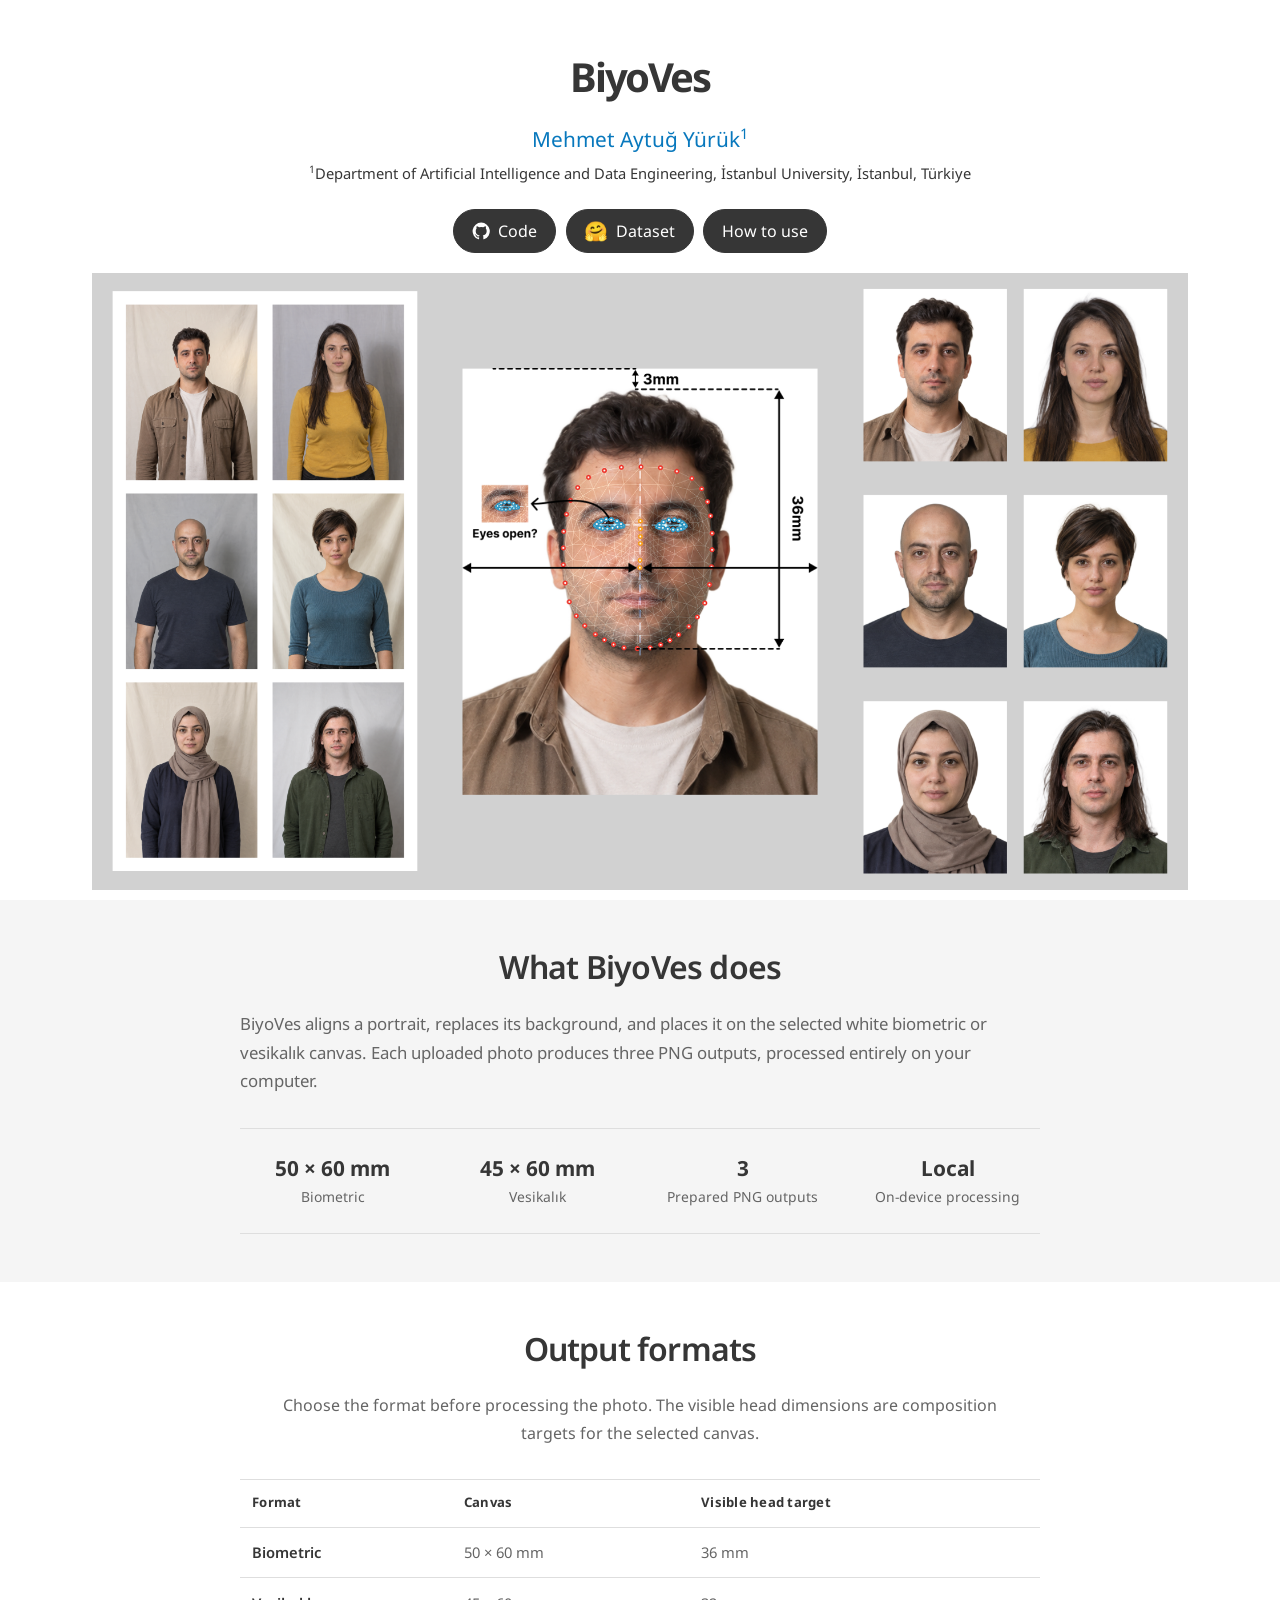
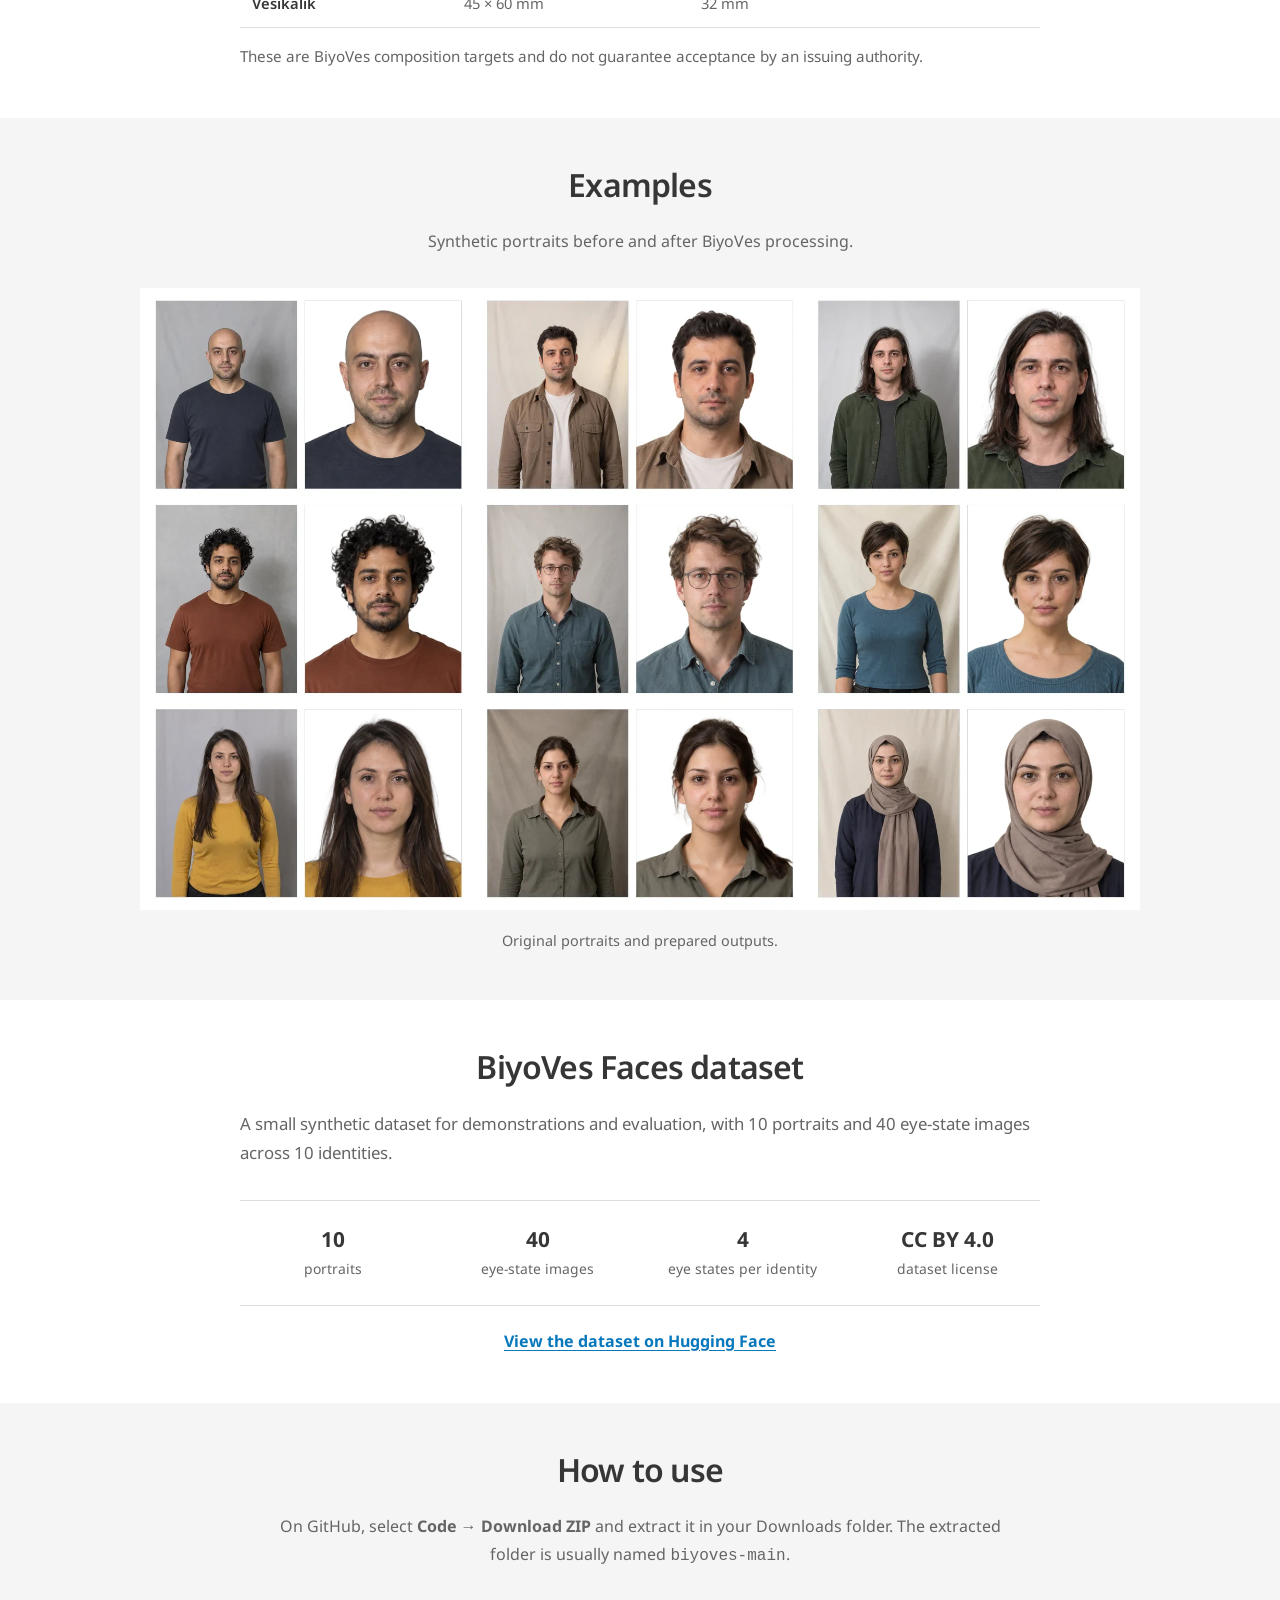
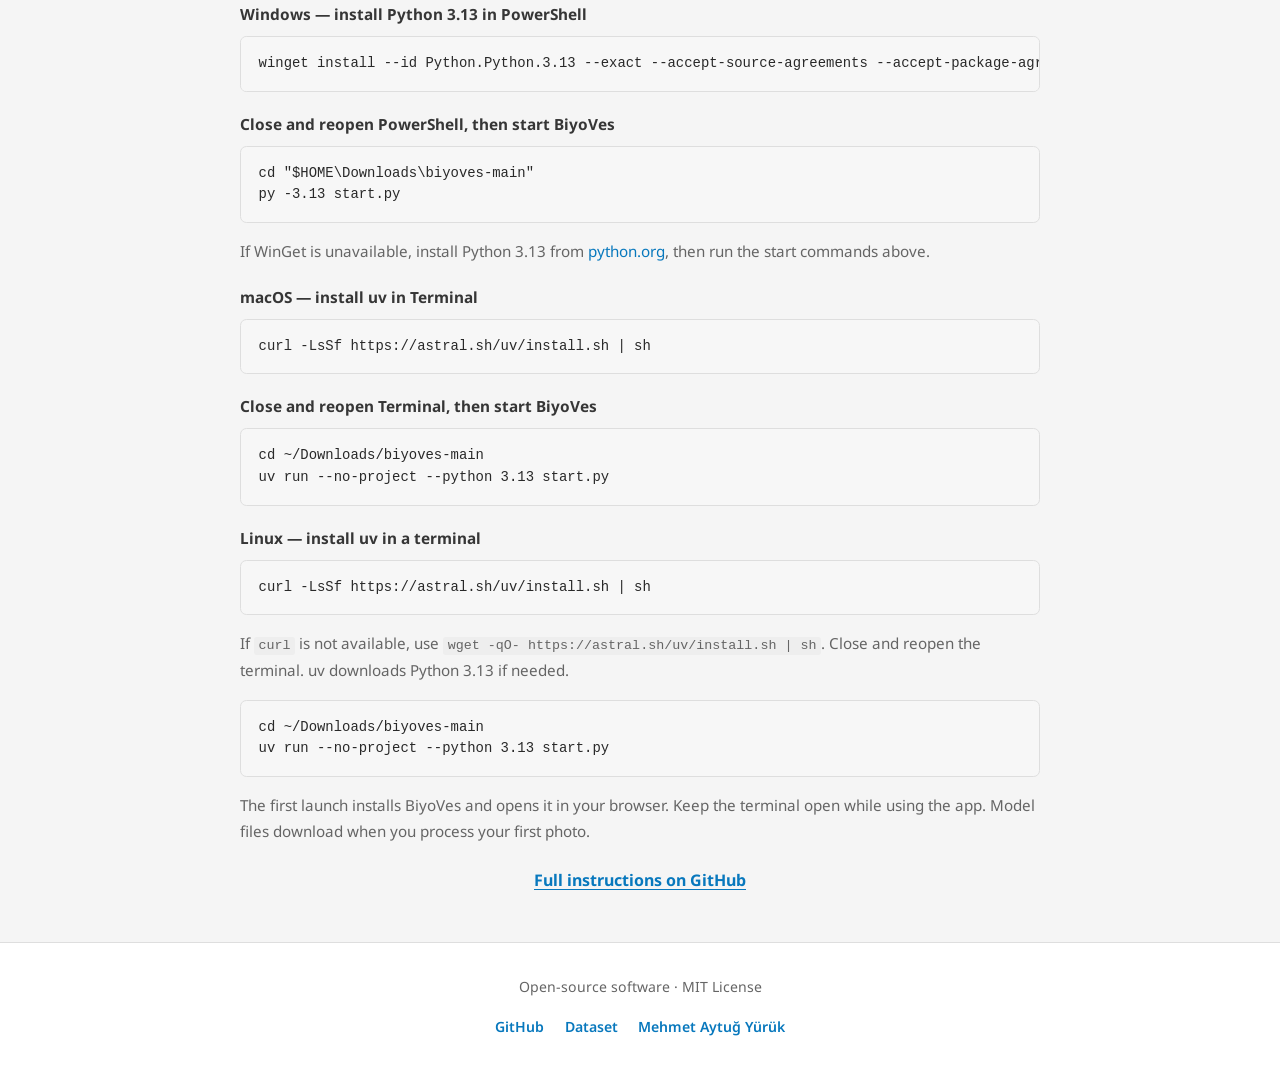
<file: site/index.html>
<!doctype html>
<html lang="en" dir="ltr">
  <head>
    <meta charset="utf-8">
    <meta name="viewport" content="width=device-width, initial-scale=1">
    <title>BiyoVes — Local biometric and vesikalık photo processing</title>
    <meta name="description" content="Prepare biometric and vesikalık portraits locally with BiyoVes, a free open-source app.">
    <meta name="author" content="Mehmet Aytuğ Yürük">
    <meta name="robots" content="index, follow, max-snippet:-1, max-image-preview:large, max-video-preview:-1">
    <link rel="canonical" href="https://mehmetaytugyuruk.github.io/biyoves/">
    <meta name="theme-color" content="#ffffff">
    <link rel="icon" type="image/svg+xml" href="assets/favicon.svg">

    <meta property="og:title" content="BiyoVes — Local biometric and vesikalık photo processing">
    <meta property="og:description" content="Prepare biometric and vesikalık portraits locally with BiyoVes, a free open-source app.">
    <meta property="og:type" content="website">
    <meta property="og:url" content="https://mehmetaytugyuruk.github.io/biyoves/">
    <meta property="og:image" content="https://mehmetaytugyuruk.github.io/biyoves/assets/images/overview.png">
    <meta property="og:image:width" content="1920">
    <meta property="og:image:height" content="1080">
    <meta property="og:image:alt" content="BiyoVes overview showing portrait inputs and prepared biometric and vesikalık outputs.">
    <meta property="og:locale" content="en_US">
    <meta property="og:site_name" content="BiyoVes">

    <meta name="twitter:card" content="summary_large_image">
    <meta name="twitter:title" content="BiyoVes — Local biometric and vesikalık photo processing">
    <meta name="twitter:description" content="Prepare biometric and vesikalık portraits locally with BiyoVes, a free open-source app.">
    <meta name="twitter:image" content="https://mehmetaytugyuruk.github.io/biyoves/assets/images/overview.png">

    <link rel="preconnect" href="https://fonts.googleapis.com">
    <link rel="preconnect" href="https://fonts.gstatic.com" crossorigin>
    <link href="https://fonts.googleapis.com/css2?family=Google+Sans:wght@400;500;600;700&amp;family=Noto+Sans:wght@400;500;600;700&amp;display=swap" rel="stylesheet">
    <link rel="stylesheet" href="assets/css/site.css?v=20261107-publication-alignment-2">

    <script type="application/ld+json">
    {
      "@context": "https://schema.org",
      "@type": "SoftwareApplication",
      "name": "BiyoVes",
      "applicationCategory": "MultimediaApplication",
      "url": "https://mehmetaytugyuruk.github.io/biyoves/",
      "codeRepository": "https://github.com/mehmetaytugyuruk/biyoves",
      "description": "Prepare biometric and vesikalık portraits locally with BiyoVes, a free open-source app.",
      "license": "https://opensource.org/license/mit",
      "inLanguage": "en"
    }
    </script>
  </head>
  <body>
    <a class="skip-link" href="#main-content">Skip to content</a>
    <main id="main-content" class="biyoves-page">
      <section class="publication-hero" aria-label="BiyoVes overview">
        <header class="publication-header container">
          <h1>BiyoVes</h1>
          <div class="publication-authors">
            <span class="author">Mehmet Aytuğ Yürük<sup>1</sup></span>
          </div>
          <div class="publication-affiliations">
            <span><sup>1</sup>Department of Artificial Intelligence and Data Engineering, İstanbul University, İstanbul, Türkiye</span>
          </div>
          <nav class="publication-links" aria-label="BiyoVes resources">
            <a class="resource-link" href="https://github.com/mehmetaytugyuruk/biyoves" target="_blank" rel="noopener noreferrer">
              <svg viewBox="0 0 24 24" aria-hidden="true" fill="currentColor"><path d="M12 .8a11.2 11.2 0 0 0-3.54 21.83c.56.1.77-.24.77-.54v-2.1c-3.12.68-3.78-1.32-3.78-1.32-.51-1.3-1.25-1.65-1.25-1.65-1.02-.7.08-.69.08-.69 1.13.08 1.72 1.16 1.72 1.16 1 .1.69 2.5 3.26 1.13.1-.72.39-1.21.71-1.49-2.49-.28-5.1-1.25-5.1-5.54 0-1.22.44-2.22 1.15-3-.12-.28-.5-1.42.11-2.95 0 0 .94-.3 3.08 1.15a10.7 10.7 0 0 1 5.6 0c2.14-1.45 3.07-1.15 3.07-1.15.62 1.53.23 2.67.12 2.95.72.78 1.15 1.78 1.15 3 0 4.3-2.62 5.26-5.12 5.54.4.35.76 1.03.76 2.08v2.88c0 .3.2.65.77.54A11.2 11.2 0 0 0 12 .8Z"/></svg>
              <span>Code</span>
            </a>
            <a class="resource-link" href="https://huggingface.co/datasets/mehmetaytugyuruk/biyoves-faces" target="_blank" rel="noopener noreferrer">
              <span class="huggingface-icon" aria-hidden="true">🤗</span><span>Dataset</span>
            </a>
            <a class="resource-link" href="#quick-start">How to use</a>
          </nav>
        </header>

        <section class="figure-section container" aria-label="BiyoVes overview image">
          <figure>
            <a href="assets/images/overview.png" aria-label="Open the BiyoVes overview image at full resolution">
              <img src="assets/images/overview.png" width="1920" height="1080" alt="BiyoVes turns a portrait into three white-background biometric or vesikalık photo outputs." fetchpriority="high">
            </a>
          </figure>
        </section>
      </section>

      <section class="section shaded" id="overview" aria-labelledby="overview-title">
        <div class="container container-narrow">
          <h2 id="overview-title">What BiyoVes does</h2>
          <p class="lead">BiyoVes aligns a portrait, replaces its background, and places it on the selected white biometric or vesikalık canvas. Each uploaded photo produces three PNG outputs, processed entirely on your computer.</p>
          <div class="facts" aria-label="BiyoVes at a glance">
            <div><strong>50 × 60 mm</strong><span>Biometric</span></div>
            <div><strong>45 × 60 mm</strong><span>Vesikalık</span></div>
            <div><strong>3</strong><span>Prepared PNG outputs</span></div>
            <div><strong>Local</strong><span>On-device processing</span></div>
          </div>
        </div>
      </section>

      <section class="section" id="formats" aria-labelledby="formats-title">
        <div class="container container-narrow">
          <h2 id="formats-title">Output formats</h2>
          <p class="section-intro">Choose the format before processing the photo. The visible head dimensions are composition targets for the selected canvas.</p>
          <div class="table-scroll">
            <table class="support-table">
              <thead>
                <tr>
                  <th scope="col">Format</th>
                  <th scope="col">Canvas</th>
                  <th scope="col">Visible head target</th>
                </tr>
              </thead>
              <tbody>
                <tr>
                  <th scope="row">Biometric</th>
                  <td>50 × 60 mm</td>
                  <td>36 mm</td>
                </tr>
                <tr>
                  <th scope="row">Vesikalık</th>
                  <td>45 × 60 mm</td>
                  <td>32 mm</td>
                </tr>
              </tbody>
            </table>
          </div>
          <p class="start-note">These are BiyoVes composition targets and do not guarantee acceptance by an issuing authority.</p>
        </div>
      </section>

      <section class="section shaded" id="examples" aria-labelledby="examples-title">
        <div class="container">
          <h2 id="examples-title">Examples</h2>
          <p class="section-intro">Synthetic portraits before and after BiyoVes processing.</p>
          <figure class="gallery">
            <a href="assets/images/showcase.webp" aria-label="Open the before-and-after portrait examples">
              <img src="assets/images/showcase.webp" width="1920" height="1194" alt="Nine synthetic portraits shown before and after BiyoVes processing." loading="lazy" decoding="async">
            </a>
            <figcaption>Original portraits and prepared outputs.</figcaption>
          </figure>
        </div>
      </section>

      <section class="section" id="dataset" aria-labelledby="dataset-title">
        <div class="container container-narrow">
          <h2 id="dataset-title">BiyoVes Faces dataset</h2>
          <p class="lead">A small synthetic dataset for demonstrations and evaluation, with 10 portraits and 40 eye-state images across 10 identities.</p>
          <div class="facts">
            <div><strong>10</strong><span>portraits</span></div>
            <div><strong>40</strong><span>eye-state images</span></div>
            <div><strong>4</strong><span>eye states per identity</span></div>
            <div><strong>CC BY 4.0</strong><span>dataset license</span></div>
          </div>
          <p class="centered"><a class="text-link" href="https://huggingface.co/datasets/mehmetaytugyuruk/biyoves-faces" target="_blank" rel="noopener noreferrer">View the dataset on Hugging Face</a></p>
        </div>
      </section>

      <section class="section shaded" id="quick-start" aria-labelledby="quick-start-title">
        <div class="container container-narrow">
          <h2 id="quick-start-title">How to use</h2>
          <p class="section-intro">On GitHub, select <strong>Code → Download ZIP</strong> and extract it in your Downloads folder. The extracted folder is usually named <code>biyoves-main</code>.</p>
          <p class="platform-label">Windows — install Python 3.13 in PowerShell</p>
          <pre><code>winget install --id Python.Python.3.13 --exact --accept-source-agreements --accept-package-agreements</code></pre>
          <p class="platform-label">Close and reopen PowerShell, then start BiyoVes</p>
          <pre><code>cd "$HOME\Downloads\biyoves-main"
py -3.13 start.py</code></pre>
          <p class="start-note">If WinGet is unavailable, install Python 3.13 from <a href="https://www.python.org/downloads/">python.org</a>, then run the start commands above.</p>
          <p class="platform-label">macOS — install uv in Terminal</p>
          <pre><code>curl -LsSf https://astral.sh/uv/install.sh | sh</code></pre>
          <p class="platform-label">Close and reopen Terminal, then start BiyoVes</p>
          <pre><code>cd ~/Downloads/biyoves-main
uv run --no-project --python 3.13 start.py</code></pre>
          <p class="platform-label">Linux — install uv in a terminal</p>
          <pre><code>curl -LsSf https://astral.sh/uv/install.sh | sh</code></pre>
          <p class="start-note">If <code>curl</code> is not available, use <code>wget -qO- https://astral.sh/uv/install.sh | sh</code>. Close and reopen the terminal. uv downloads Python 3.13 if needed.</p>
          <pre><code>cd ~/Downloads/biyoves-main
uv run --no-project --python 3.13 start.py</code></pre>
          <p class="start-note">The first launch installs BiyoVes and opens it in your browser. Keep the terminal open while using the app. Model files download when you process your first photo.</p>
          <p class="centered"><a class="text-link" href="https://github.com/mehmetaytugyuruk/biyoves" target="_blank" rel="noopener noreferrer">Full instructions on GitHub</a></p>
        </div>
      </section>

      <footer class="site-footer">
        <div class="container">
          <p>Open-source software · MIT License</p>
          <nav class="footer-links" aria-label="Project links">
            <a href="https://github.com/mehmetaytugyuruk/biyoves" target="_blank" rel="noopener noreferrer">GitHub</a>
            <a href="https://huggingface.co/datasets/mehmetaytugyuruk/biyoves-faces" target="_blank" rel="noopener noreferrer">Dataset</a>
            <a href="https://mehmetaytugyuruk.github.io/">Mehmet Aytuğ Yürük</a>
          </nav>
        </div>
      </footer>
    </main>

  </body>
</html>
</file>
<file: site/assets/css/site.css>
:root {
  color-scheme: light;
  --ink: #363636;
  --muted: #656565;
  --link: #0878bd;
  --surface: #f5f5f5;
}

*,
*::before,
*::after {
  box-sizing: border-box;
}

html {
  -webkit-text-size-adjust: 100%;
}

body {
  margin: 0;
  color: var(--ink);
  background: #fff;
  font: 1rem/1.65 "Noto Sans", Arial, sans-serif;
  -webkit-font-smoothing: antialiased;
}

a {
  color: var(--link);
  text-decoration: none;
  text-underline-offset: .2em;
}

a:hover {
  text-decoration: underline;
}

p,
h1,
h2,
.publication-authors,
.publication-affiliations {
  overflow-wrap: break-word;
}

p {
  margin: 0 0 1rem;
}

p:last-child {
  margin-bottom: 0;
}

h1,
h2 {
  font-family: "Google Sans", "Noto Sans", Arial, sans-serif;
}

:focus-visible {
  outline: 3px solid var(--link);
  outline-offset: 4px;
}

.skip-link {
  position: absolute;
  top: -5rem;
  left: 1rem;
  z-index: 1;
  padding: .6rem 1rem;
  color: var(--ink);
  background: #fff;
}

.skip-link:focus {
  top: 1rem;
}

.container {
  width: min(calc(100% - 3rem), 1000px);
  margin-inline: auto;
}

.container-narrow {
  max-width: 800px;
}

/* The figure fills spare screen space; the header can grow without clipping. */
.publication-hero {
  display: grid;
  grid-template-rows: auto minmax(10rem, 1fr);
  min-height: 100vh;
  min-height: 100svh;
  padding: 3.5rem 0 .65rem;
  background: #fff;
}

.publication-header {
  text-align: center;
}

h1 {
  margin: 0 auto 1.5rem;
  font-size: clamp(2.05rem, 3.3vw, 2.5rem);
  line-height: 1.04;
  letter-spacing: -.06em;
  font-weight: 700;
  text-wrap: balance;
}

.publication-authors {
  font-size: 1.3rem;
  line-height: 1.6;
}

.author {
  display: inline-block;
  color: var(--link);
}

sup {
  font-size: .7em;
}

.publication-affiliations {
  display: flex;
  justify-content: center;
  flex-wrap: wrap;
  gap: .25rem 1.25rem;
  margin-top: .3rem;
  font-size: clamp(.9rem, 1.15vw, 1.15rem);
}

.publication-links {
  display: flex;
  flex-wrap: wrap;
  justify-content: center;
  gap: .6rem;
  margin-top: 1.5rem;
}

.resource-link {
  display: inline-flex;
  align-items: center;
  justify-content: center;
  gap: .5rem;
  min-height: 44px;
  padding: .5rem 1.1rem;
  border: 1px solid var(--ink);
  border-radius: 999px;
  color: #fff;
  background: var(--ink);
  font-family: inherit;
  font-size: 1rem;
  line-height: 1.4;
}

.resource-link:hover {
  color: #fff;
  background: #202020;
  text-decoration: none;
}

.resource-link svg {
  width: 1.15rem;
  height: 1.15rem;
  flex: none;
}

.huggingface-icon {
  font-size: 1.2rem;
  line-height: 1;
}

.figure-section {
  display: grid;
  width: min(calc(100% - 3rem), 1120px);
  min-height: 0;
  padding-top: 1.25rem;
}

.figure-section figure {
  position: relative;
  min-height: 0;
  margin: 0;
}

.figure-section img {
  position: absolute;
  inset: 0;
  width: 100%;
  height: 100%;
  object-fit: contain;
}

.section {
  padding-block: 3rem;
}

.shaded {
  background: var(--surface);
}

.section h2 {
  margin: 0 0 1.5rem;
  font-size: 2rem;
  font-weight: 600;
  letter-spacing: -.025em;
  line-height: 1.2;
  text-align: center;
}

.section p {
  color: var(--muted);
  line-height: 1.7;
}

.section p.abstract-text {
  color: #555;
  text-align: justify;
}

@media (max-width: 760px) {
  .container {
    width: min(calc(100% - 2rem), 1000px);
  }

  .publication-hero {
    padding: 2.5rem 0 .4rem;
  }

  .publication-header,
  .figure-section {
    width: calc(100% - 1.5rem);
  }

  h1 {
    font-size: clamp(1.7rem, 7.2vw, 2.3rem);
  }

  .publication-authors {
    font-size: 1.2rem;
  }

  .publication-affiliations {
    font-size: 1rem;
  }

  .section {
    padding-block: 2.5rem;
  }

  .section h2 {
    font-size: 1.75rem;
  }

  .section p.abstract-text {
    text-align: left;
  }
}

/* BiyoVes-specific content components. */
.biyoves-page {
  --rule: #dedede;
}

.lead {
  font-size: 1.05rem;
}

.section-intro {
  max-width: 760px;
  margin: 0 auto 2rem;
  text-align: center;
}

.facts {
  display: grid;
  grid-template-columns: repeat(4, minmax(0, 1fr));
  gap: 1.25rem;
  margin-top: 2rem;
  border-top: 1px solid var(--rule);
  border-bottom: 1px solid var(--rule);
}

.facts > div {
  display: flex;
  min-height: 104px;
  flex-direction: column;
  justify-content: center;
  padding: 1rem 0.25rem;
  text-align: center;
}

.facts strong {
  color: var(--ink);
  font-family: "Google Sans", "Noto Sans", Arial, sans-serif;
  font-size: 1.3rem;
  font-weight: 700;
  line-height: 1.25;
  font-variant-numeric: tabular-nums;
}

.facts span {
  margin-top: 0.42rem;
  color: var(--muted);
  font-size: 0.87rem;
  line-height: 1.45;
}

.table-scroll {
  overflow-x: auto;
  margin-top: 1.8rem;
}

.support-table {
  width: 100%;
  border-collapse: collapse;
  color: var(--muted);
  font-size: 0.92rem;
  line-height: 1.5;
  text-align: left;
}

.support-table th,
.support-table td {
  padding: 0.85rem 0.75rem;
  border-top: 1px solid var(--rule);
  vertical-align: top;
}

.support-table thead th {
  color: var(--ink);
  font-family: "Google Sans", "Noto Sans", Arial, sans-serif;
  font-size: 0.82rem;
  font-weight: 700;
  letter-spacing: 0.02em;
}

.support-table tbody tr:last-child th,
.support-table tbody tr:last-child td {
  border-bottom: 1px solid var(--rule);
}

.support-table tbody th {
  color: var(--ink);
  font-weight: 600;
  white-space: nowrap;
}

.gallery {
  margin: 2rem 0 0;
}

.gallery a {
  display: block;
  color: inherit;
}

.gallery img {
  width: 100%;
  height: auto;
  background: #fff;
}

.gallery figcaption {
  max-width: 800px;
  margin: 0.8rem auto 0;
  color: var(--muted);
  font-family: "Google Sans", "Noto Sans", Arial, sans-serif;
  font-size: 0.9rem;
  line-height: 1.55;
  text-align: center;
}

.centered {
  margin-top: 1.4rem;
  text-align: center;
}

.text-link {
  font-weight: 700;
  text-decoration: underline;
}

.section p.platform-label {
  margin: 1.25rem 0 0.5rem;
  color: var(--ink);
  font-family: "Google Sans", "Noto Sans", Arial, sans-serif;
  font-size: 0.96rem;
  font-weight: 700;
}

.biyoves-page pre {
  overflow-x: auto;
  padding: 1rem 1.1rem;
  margin: 0;
  border: 1px solid var(--rule);
  border-radius: 0.4rem;
  color: #292929;
  background: #f7f7f7;
  font-size: 0.87rem;
  line-height: 1.55;
  tab-size: 4;
}

.biyoves-page code {
  font-family: ui-monospace, SFMono-Regular, Menlo, Consolas, monospace;
}

.start-note {
  margin-top: 1rem;
  font-size: 0.95rem;
  line-height: 1.65;
}

.start-note code {
  padding: 0.1em 0.34em;
  border-radius: 0.2em;
  background: #eee;
  font-size: 0.88em;
}

.site-footer {
  padding: 2rem 0 2.5rem;
  border-top: 1px solid var(--rule);
  color: var(--muted);
  background: #fff;
  font-size: 0.88rem;
  text-align: center;
}

.footer-links {
  display: flex;
  flex-wrap: wrap;
  justify-content: center;
  gap: 0.5rem 1.3rem;
  margin-top: 0.75rem;
}

.footer-links a {
  font-weight: 600;
}

@media (max-width: 760px) {
  .facts {
    grid-template-columns: repeat(2, minmax(0, 1fr));
    gap: 0;
  }

  .facts > div:nth-child(-n + 2) {
    border-bottom: 1px solid var(--rule);
  }

  .support-table {
    min-width: 680px;
  }
}

@media (max-width: 520px) {
  .section-intro {
    font-size: 0.98rem;
  }

  .facts strong {
    font-size: 1.15rem;
  }

  .biyoves-page pre {
    padding: 0.85rem;
    font-size: 0.77rem;
  }
}
</file>
